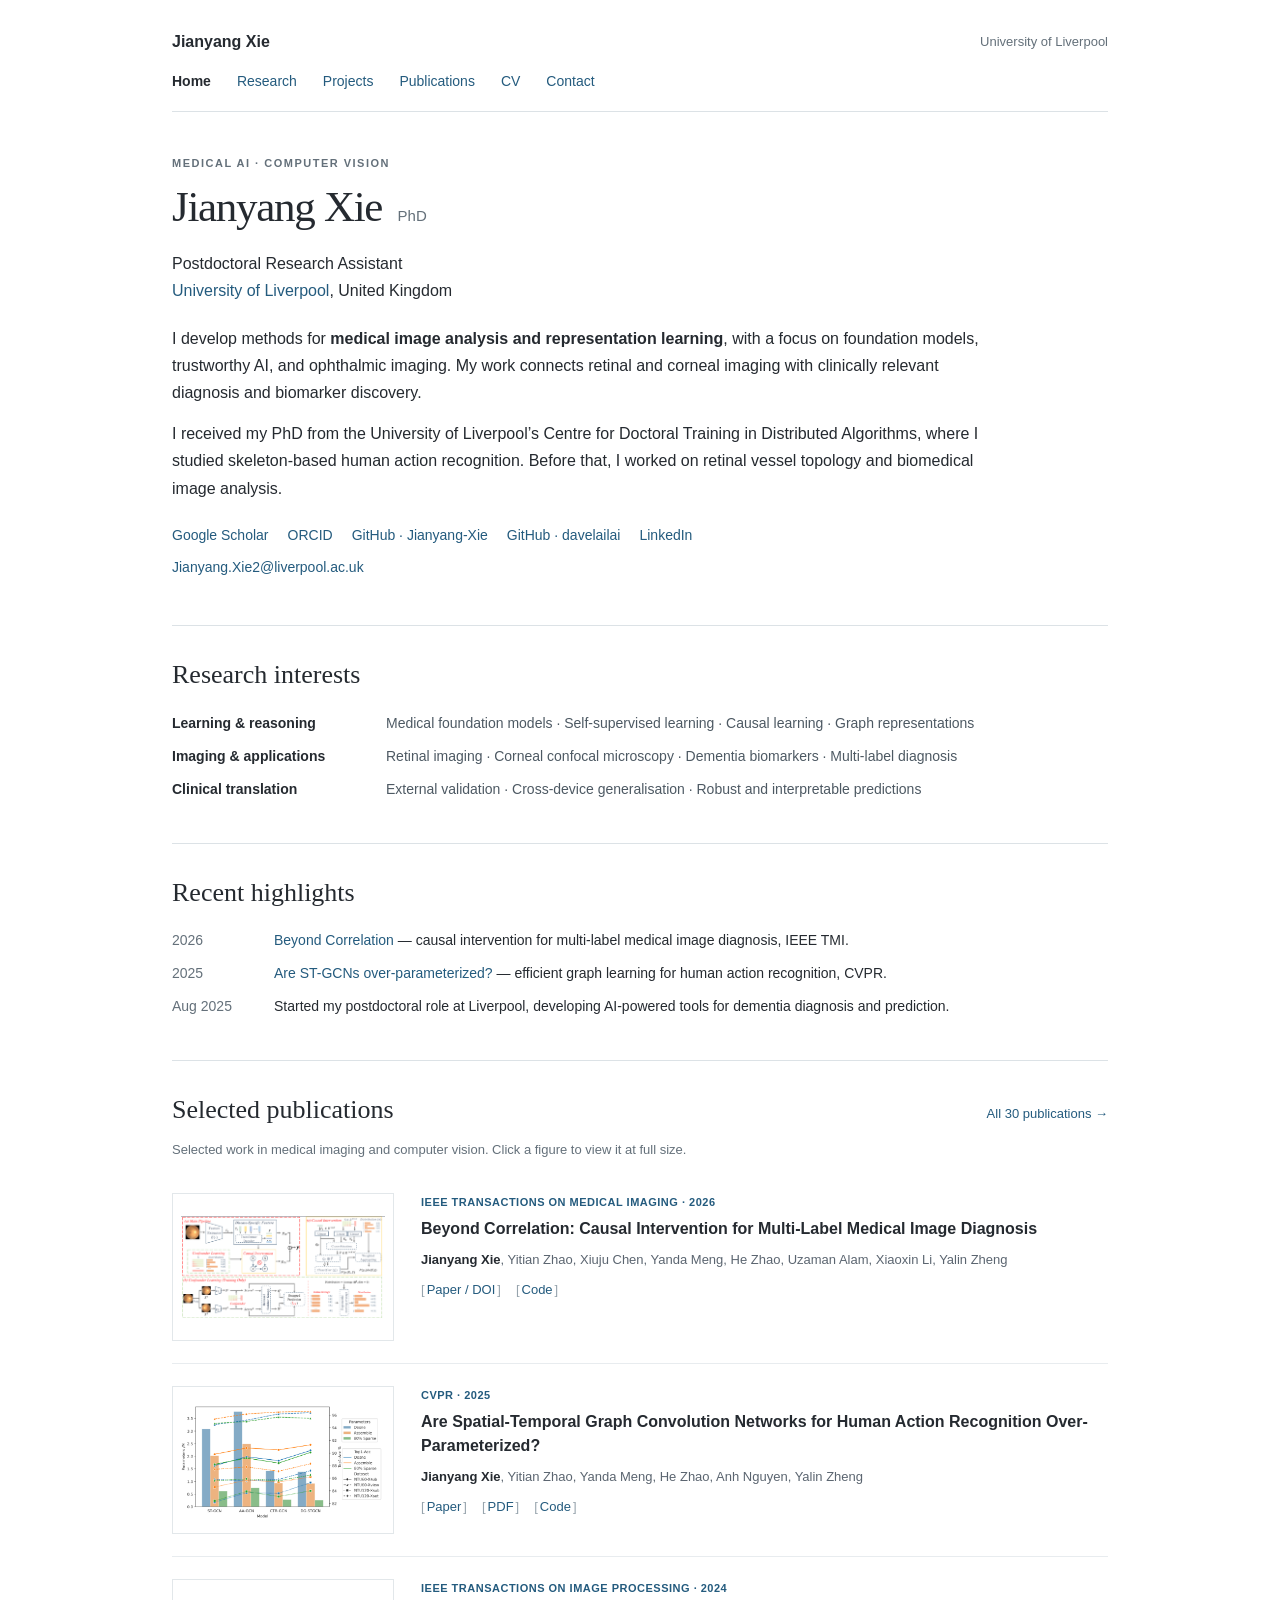
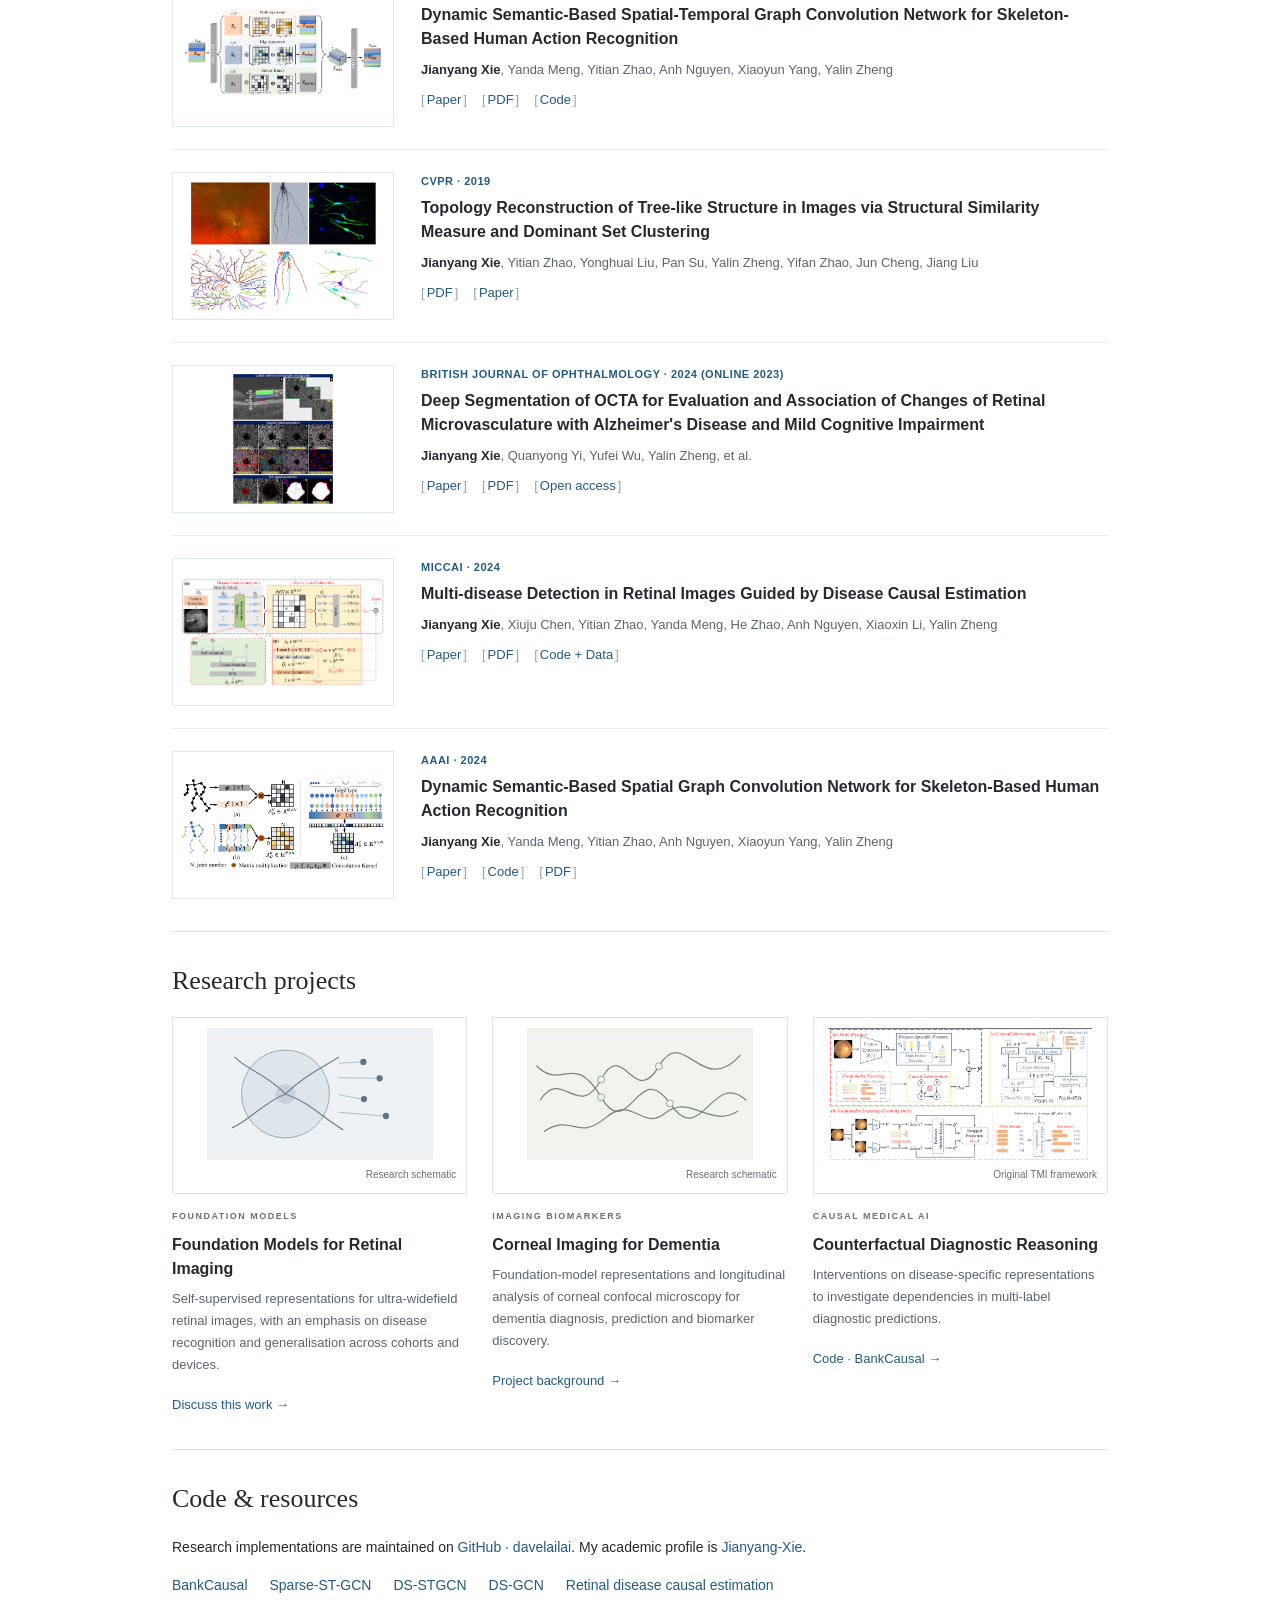
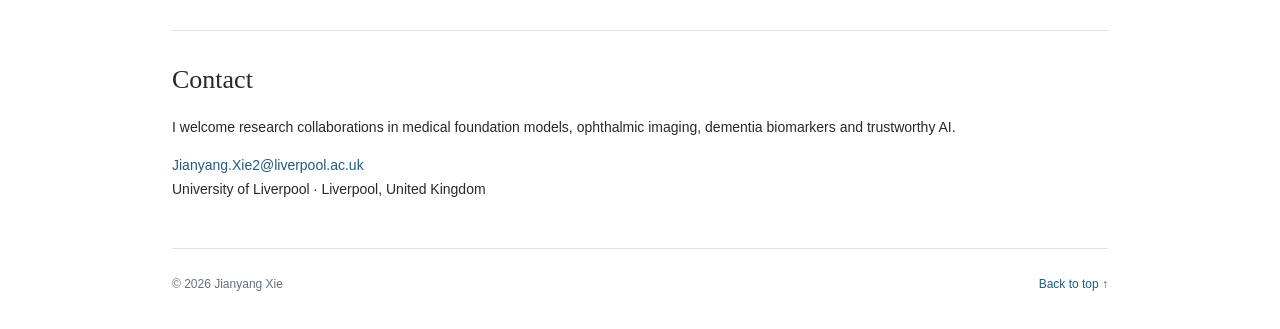
<file: index.html>
<!doctype html><html lang="en"><head><meta charset="utf-8"><meta name="viewport" content="width=device-width, initial-scale=1"><meta name="description" content="Jianyang Xie, University of Liverpool. Medical foundation models, causal learning, ophthalmic imaging and computer vision."><title>Jianyang Xie | Medical AI & Computer Vision</title><link rel="canonical" href="https://jianyang-xie.github.io/"><link rel="icon" href="assets/favicon.svg" type="image/svg+xml"><link rel="stylesheet" href="style.css"><script src="script.js" defer></script></head><body><a class="skip" href="#main">Skip to content</a><div class="shell"><header class="masthead"><a href="index.html" class="wordmark">Jianyang Xie</a><span>University of Liverpool</span></header><nav aria-label="Main navigation"><a href="index.html">Home</a> <a href="index.html#research">Research</a> <a href="index.html#projects">Projects</a> <a href="publications.html">Publications</a> <a href="cv.html">CV</a> <a href="index.html#contact">Contact</a></nav><main id="main"><section class="intro"><p class="eyebrow">Medical AI · Computer Vision</p><h1>Jianyang Xie <span>PhD</span></h1><p class="position">Postdoctoral Research Assistant<br><a href="https://www.liverpool.ac.uk/">University of Liverpool</a>, United Kingdom</p><p>I develop methods for <strong>medical image analysis and representation learning</strong>, with a focus on foundation models, trustworthy AI, and ophthalmic imaging. My work connects retinal and corneal imaging with clinically relevant diagnosis and biomarker discovery.</p><p>I received my PhD from the University of Liverpool’s Centre for Doctoral Training in Distributed Algorithms, where I studied skeleton-based human action recognition. Before that, I worked on retinal vessel topology and biomedical image analysis.</p><div class="social"><a href="https://scholar.google.com/citations?user=igrurhYAAAAJ">Google Scholar</a> <a href="https://orcid.org/0000-0002-4565-5807">ORCID</a> <a href="https://github.com/Jianyang-Xie">GitHub · Jianyang-Xie</a> <a href="https://github.com/davelailai">GitHub · davelailai</a> <a href="https://www.linkedin.com/in/jianyang-xie-0a9271278/">LinkedIn</a></div><p class="email"><a href="mailto:Jianyang.Xie2@liverpool.ac.uk">Jianyang.Xie2@liverpool.ac.uk</a></p></section><section id="research"><h2>Research interests</h2><dl class="interests"><div><dt>Learning & reasoning</dt><dd>Medical foundation models · Self-supervised learning · Causal learning · Graph representations</dd></div><div><dt>Imaging & applications</dt><dd>Retinal imaging · Corneal confocal microscopy · Dementia biomarkers · Multi-label diagnosis</dd></div><div><dt>Clinical translation</dt><dd>External validation · Cross-device generalisation · Robust and interpretable predictions</dd></div></dl></section><section id="news"><h2>Recent highlights</h2><ul class="news"><li><time>2026</time><span><a href="#tmi2026">Beyond Correlation</a> — causal intervention for multi-label medical image diagnosis, IEEE TMI.</span></li><li><time>2025</time><span><a href="#cvpr2025">Are ST-GCNs over-parameterized?</a> — efficient graph learning for human action recognition, CVPR.</span></li><li><time>Aug 2025</time><span>Started my postdoctoral role at Liverpool, developing AI-powered tools for dementia diagnosis and prediction.</span></li></ul></section><section id="publications"><div class="section-heading"><h2>Selected publications</h2><a href="publications.html">All 30 publications →</a></div><p class="section-note">Selected work in medical imaging and computer vision. Click a figure to view it at full size.</p><article class="publication with-figure" id="tmi2026" data-year="2026"><a class="figure" href="assets/thumb-tmi-real.png" aria-label="View full figure: Beyond Correlation: Causal Intervention for Multi-Label Medical Image Diagnosis"><img src="assets/thumb-tmi-real.png" alt="Original paper figure: Beyond Correlation: Causal Intervention for Multi-Label Medical Image Diagnosis" loading="lazy"></a><div><p class="venue">IEEE Transactions on Medical Imaging · 2026</p><h3>Beyond Correlation: Causal Intervention for Multi-Label Medical Image Diagnosis</h3><p class="authors"><strong>Jianyang Xie</strong>, Yitian Zhao, Xiuju Chen, Yanda Meng, He Zhao, Uzaman Alam, Xiaoxin Li, Yalin Zheng</p><div class="paper-links"><a href="https://doi.org/10.1109/TMI.2026.3698052">Paper / DOI</a> <a href="https://github.com/davelailai/BankCausal">Code</a></div></div></article><article class="publication with-figure" id="cvpr2025" data-year="2025"><a class="figure" href="assets/thumb-cvpr-real.png" aria-label="View full figure: Are Spatial-Temporal Graph Convolution Networks for Human Action Recognition Over-Parameterized?"><img src="assets/thumb-cvpr-real.png" alt="Original paper figure: Are Spatial-Temporal Graph Convolution Networks for Human Action Recognition Over-Parameterized?" loading="lazy"></a><div><p class="venue">CVPR · 2025</p><h3>Are Spatial-Temporal Graph Convolution Networks for Human Action Recognition Over-Parameterized?</h3><p class="authors"><strong>Jianyang Xie</strong>, Yitian Zhao, Yanda Meng, He Zhao, Anh Nguyen, Yalin Zheng</p><div class="paper-links"><a href="https://openaccess.thecvf.com/content/CVPR2025/html/Xie_Are_Spatial-Temporal_Graph_Convolution_Networks_for_Human_Action_Recognition_Over-Parameterized_CVPR_2025_paper.html">Paper</a> <a href="https://openaccess.thecvf.com/content/CVPR2025/papers/Xie_Are_Spatial-Temporal_Graph_Convolution_Networks_for_Human_Action_Recognition_Over-Parameterized_CVPR_2025_paper.pdf">PDF</a> <a href="https://github.com/davelailai/Sparse-ST-GCN">Code</a></div></div></article><article class="publication with-figure" id="tip2024" data-year="2024"><a class="figure" href="assets/thumb-tip-real.png" aria-label="View full figure: Dynamic Semantic-Based Spatial-Temporal Graph Convolution Network for Skeleton-Based Human Action Recognition"><img src="assets/thumb-tip-real.png" alt="Original paper figure: Dynamic Semantic-Based Spatial-Temporal Graph Convolution Network for Skeleton-Based Human Action Recognition" loading="lazy"></a><div><p class="venue">IEEE Transactions on Image Processing · 2024</p><h3>Dynamic Semantic-Based Spatial-Temporal Graph Convolution Network for Skeleton-Based Human Action Recognition</h3><p class="authors"><strong>Jianyang Xie</strong>, Yanda Meng, Yitian Zhao, Anh Nguyen, Xiaoyun Yang, Yalin Zheng</p><div class="paper-links"><a href="https://doi.org/10.1109/TIP.2024.3497837">Paper</a> <a href="https://www.csc.liv.ac.uk/~anguyen/assets/pdfs/2024_TIP_HAR.pdf">PDF</a> <a href="https://github.com/davelailai/DS-STGCN">Code</a></div></div></article><article class="publication with-figure" id="cvpr2019" data-year="2019"><a class="figure" href="assets/thumb-cvpr2019-real.png" aria-label="View full figure: Topology Reconstruction of Tree-like Structure in Images via Structural Similarity Measure and Dominant Set Clustering"><img src="assets/thumb-cvpr2019-real.png" alt="Original paper figure: Topology Reconstruction of Tree-like Structure in Images via Structural Similarity Measure and Dominant Set Clustering" loading="lazy"></a><div><p class="venue">CVPR · 2019</p><h3>Topology Reconstruction of Tree-like Structure in Images via Structural Similarity Measure and Dominant Set Clustering</h3><p class="authors"><strong>Jianyang Xie</strong>, Yitian Zhao, Yonghuai Liu, Pan Su, Yalin Zheng, Yifan Zhao, Jun Cheng, Jiang Liu</p><div class="paper-links"><a href="https://openaccess.thecvf.com/content_CVPR_2019/papers/Xie_Topology_Reconstruction_of_Tree-Like_Structure_in_Images_via_Structural_Similarity_CVPR_2019_paper.pdf">PDF</a> <a href="https://openaccess.thecvf.com/content_CVPR_2019/html/Xie_Topology_Reconstruction_of_Tree-Like_Structure_in_Images_via_Structural_Similarity_CVPR_2019_paper.html">Paper</a></div></div></article><article class="publication with-figure" id="bjo" data-year="2024"><a class="figure" href="assets/thumb-bjo-real.png" aria-label="View full figure: Deep Segmentation of OCTA for Evaluation and Association of Changes of Retinal Microvasculature with Alzheimer&#x27;s Disease and Mild Cognitive Impairment"><img src="assets/thumb-bjo-real.png" alt="Original paper figure: Deep Segmentation of OCTA for Evaluation and Association of Changes of Retinal Microvasculature with Alzheimer&#x27;s Disease and Mild Cognitive Impairment" loading="lazy"></a><div><p class="venue">British Journal of Ophthalmology · 2024 (online 2023)</p><h3>Deep Segmentation of OCTA for Evaluation and Association of Changes of Retinal Microvasculature with Alzheimer&#x27;s Disease and Mild Cognitive Impairment</h3><p class="authors"><strong>Jianyang Xie</strong>, Quanyong Yi, Yufei Wu, Yalin Zheng, et al.</p><div class="paper-links"><a href="https://doi.org/10.1136/bjo-2022-321399">Paper</a> <a href="https://bjo.bmj.com/content/bjophthalmol/early/2023/01/03/bjo-2022-321399.full.pdf">PDF</a> <a href="https://pmc.ncbi.nlm.nih.gov/articles/PMC10894818/">Open access</a></div></div></article><article class="publication with-figure" id="miccai2024" data-year="2024"><a class="figure" href="assets/thumb-miccai-real.png" aria-label="View full figure: Multi-disease Detection in Retinal Images Guided by Disease Causal Estimation"><img src="assets/thumb-miccai-real.png" alt="Original paper figure: Multi-disease Detection in Retinal Images Guided by Disease Causal Estimation" loading="lazy"></a><div><p class="venue">MICCAI · 2024</p><h3>Multi-disease Detection in Retinal Images Guided by Disease Causal Estimation</h3><p class="authors"><strong>Jianyang Xie</strong>, Xiuju Chen, Yitian Zhao, Yanda Meng, He Zhao, Anh Nguyen, Xiaoxin Li, Yalin Zheng</p><div class="paper-links"><a href="https://papers.miccai.org/miccai-2024/541-Paper0973.html">Paper</a> <a href="https://papers.miccai.org/miccai-2024/paper/0973_paper.pdf">PDF</a> <a href="https://github.com/davelailai/multi-disease-detection-guided-by-causal-estimation">Code + Data</a></div></div></article><article class="publication with-figure" id="aaai2024" data-year="2024"><a class="figure" href="assets/thumb-aaai-real.png" aria-label="View full figure: Dynamic Semantic-Based Spatial Graph Convolution Network for Skeleton-Based Human Action Recognition"><img src="assets/thumb-aaai-real.png" alt="Original paper figure: Dynamic Semantic-Based Spatial Graph Convolution Network for Skeleton-Based Human Action Recognition" loading="lazy"></a><div><p class="venue">AAAI · 2024</p><h3>Dynamic Semantic-Based Spatial Graph Convolution Network for Skeleton-Based Human Action Recognition</h3><p class="authors"><strong>Jianyang Xie</strong>, Yanda Meng, Yitian Zhao, Anh Nguyen, Xiaoyun Yang, Yalin Zheng</p><div class="paper-links"><a href="https://ojs.aaai.org/index.php/AAAI/article/view/28440">Paper</a> <a href="https://github.com/davelailai/DS-GCN">Code</a> <a href="https://ojs.aaai.org/index.php/AAAI/article/view/28440/28858">PDF</a></div></div></article></section><section id="projects"><h2>Research projects</h2><div class="project-grid"><article class="project"><figure><img src="assets/project-uwf.svg" alt="Foundation Models for Retinal Imaging — Research schematic" loading="lazy"><figcaption>Research schematic</figcaption></figure><p class="eyebrow">Foundation models</p><h3>Foundation Models for Retinal Imaging</h3><p>Self-supervised representations for ultra-widefield retinal images, with an emphasis on disease recognition and generalisation across cohorts and devices.</p><a href="mailto:Jianyang.Xie2@liverpool.ac.uk">Discuss this work →</a></article><article class="project"><figure><img src="assets/project-ccm.svg" alt="Corneal Imaging for Dementia — Research schematic" loading="lazy"><figcaption>Research schematic</figcaption></figure><p class="eyebrow">Imaging biomarkers</p><h3>Corneal Imaging for Dementia</h3><p>Foundation-model representations and longitudinal analysis of corneal confocal microscopy for dementia diagnosis, prediction and biomarker discovery.</p><a href="cv.html#experience">Project background →</a></article><article class="project"><figure><img src="assets/thumb-tmi-real.png" alt="Counterfactual Diagnostic Reasoning — Original TMI framework" loading="lazy"><figcaption>Original TMI framework</figcaption></figure><p class="eyebrow">Causal medical AI</p><h3>Counterfactual Diagnostic Reasoning</h3><p>Interventions on disease-specific representations to investigate dependencies in multi-label diagnostic predictions.</p><a href="https://github.com/davelailai/BankCausal">Code · BankCausal →</a></article></div></section><section id="code"><h2>Code & resources</h2><p>Research implementations are maintained on <a href="https://github.com/davelailai">GitHub · davelailai</a>. My academic profile is <a href="https://github.com/Jianyang-Xie">Jianyang-Xie</a>.</p><div class="code-list"><a href="https://github.com/davelailai/BankCausal">BankCausal</a> <a href="https://github.com/davelailai/Sparse-ST-GCN">Sparse-ST-GCN</a> <a href="https://github.com/davelailai/DS-STGCN">DS-STGCN</a> <a href="https://github.com/davelailai/DS-GCN">DS-GCN</a> <a href="https://github.com/davelailai/multi-disease-detection-guided-by-causal-estimation">Retinal disease causal estimation</a></div></section><section id="contact"><h2>Contact</h2><p>I welcome research collaborations in medical foundation models, ophthalmic imaging, dementia biomarkers and trustworthy AI.</p><p><a href="mailto:Jianyang.Xie2@liverpool.ac.uk">Jianyang.Xie2@liverpool.ac.uk</a><br>University of Liverpool · Liverpool, United Kingdom</p></section></main><footer><span>© 2026 Jianyang Xie</span><a href="#main">Back to top ↑</a></footer></div></body></html>
</file>
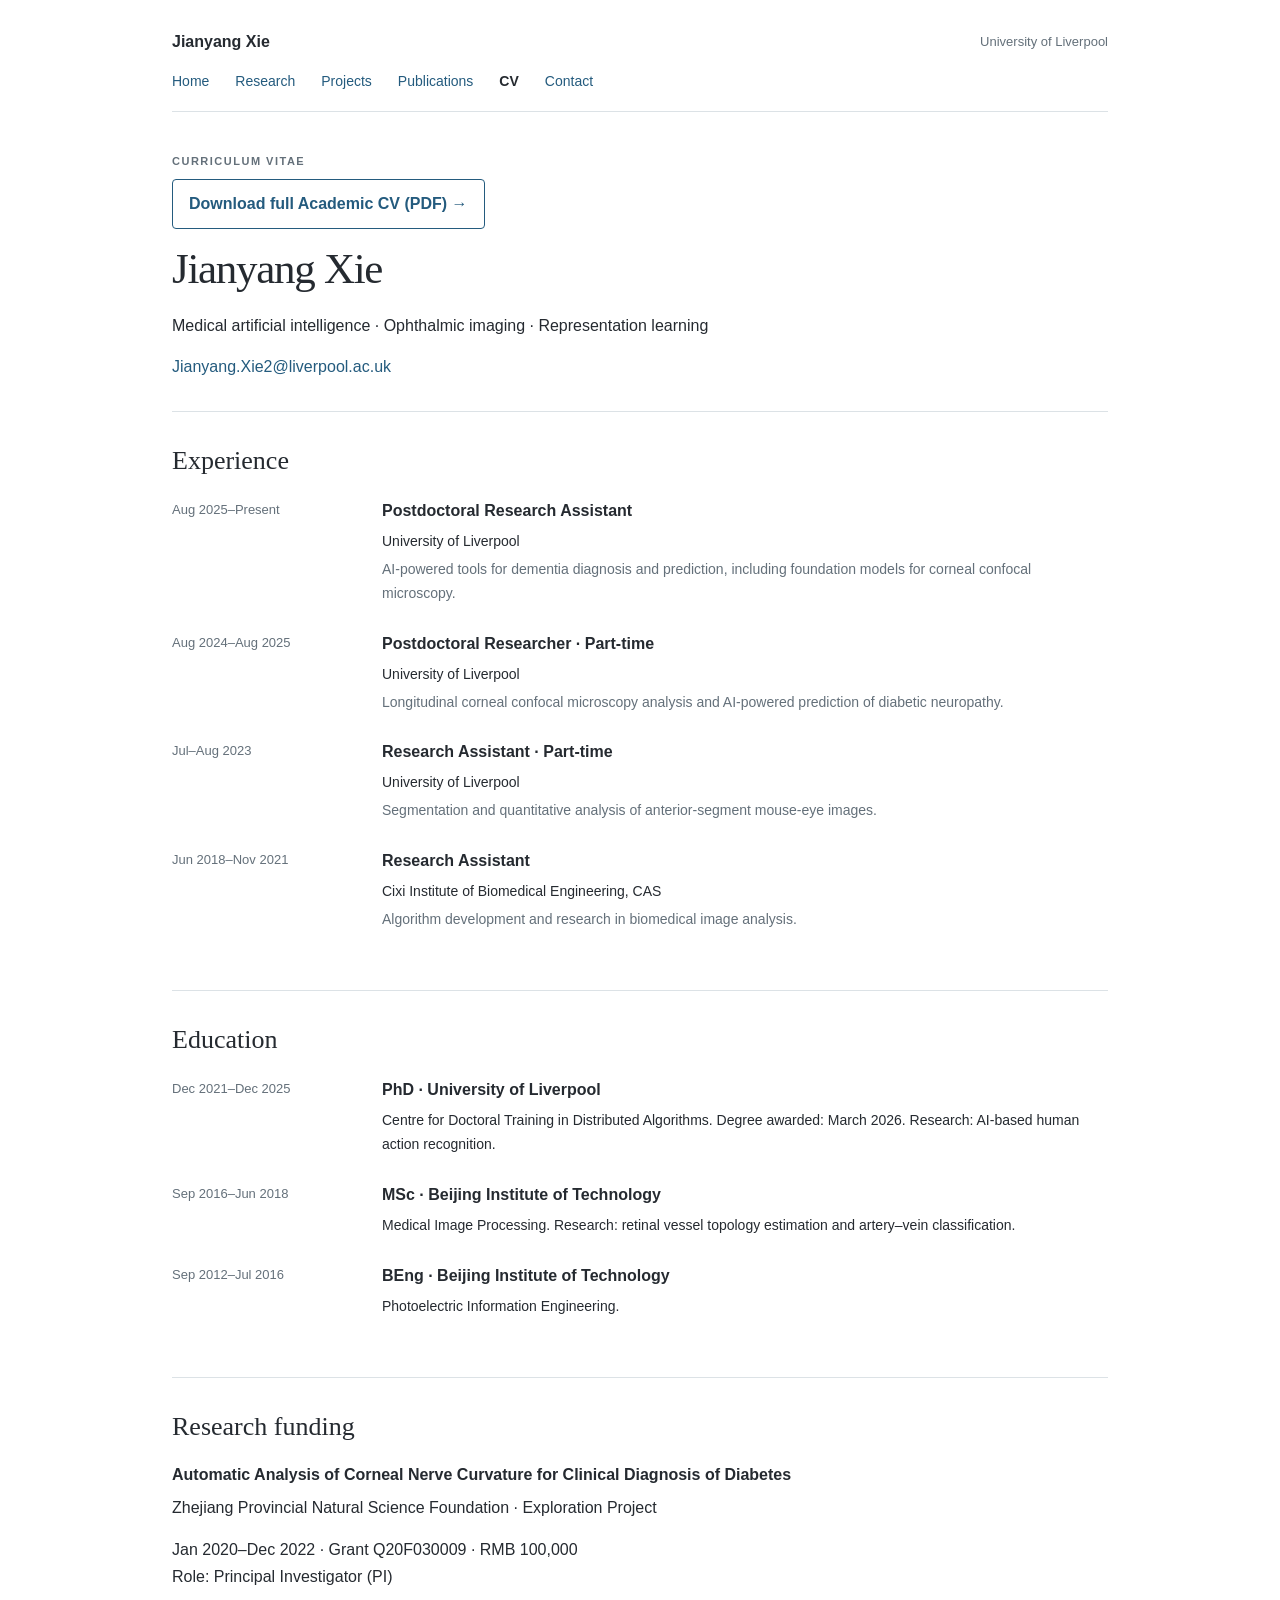
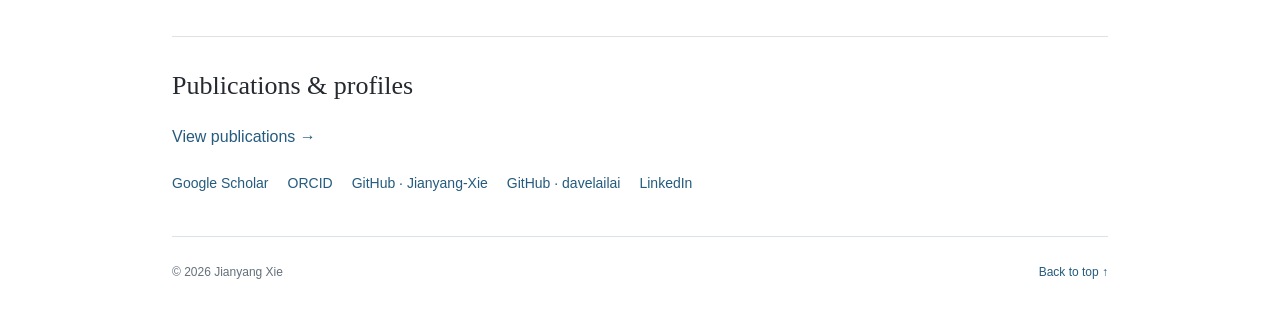
<file: cv.html>
<!doctype html><html lang="en"><head><meta charset="utf-8"><meta name="viewport" content="width=device-width, initial-scale=1"><meta name="description" content="Jianyang Xie, University of Liverpool. Medical foundation models, causal learning, ophthalmic imaging and computer vision."><title>CV | Jianyang Xie</title><link rel="canonical" href="https://jianyang-xie.github.io/cv.html"><link rel="icon" href="assets/favicon.svg" type="image/svg+xml"><link rel="stylesheet" href="style.css"><script src="script.js" defer></script></head><body><a class="skip" href="#main">Skip to content</a><div class="shell"><header class="masthead"><a href="index.html" class="wordmark">Jianyang Xie</a><span>University of Liverpool</span></header><nav aria-label="Main navigation"><a href="index.html">Home</a> <a href="index.html#research">Research</a> <a href="index.html#projects">Projects</a> <a href="publications.html">Publications</a> <a href="cv.html">CV</a> <a href="index.html#contact">Contact</a></nav><main id="main"><section class="page-intro"><p class="eyebrow">Curriculum vitae</p><p><a class="cv-download" href="assets/cv/Jianyang_Xie_CV.pdf">Download full Academic CV (PDF) →</a></p><h1>Jianyang Xie</h1><p>Medical artificial intelligence · Ophthalmic imaging · Representation learning</p><a href="mailto:Jianyang.Xie2@liverpool.ac.uk">Jianyang.Xie2@liverpool.ac.uk</a></section><section id="experience"><h2>Experience</h2><div class="cv-row"><p>Aug 2025–Present</p><div><h3>Postdoctoral Research Assistant</h3><p>University of Liverpool</p><p class="muted">AI-powered tools for dementia diagnosis and prediction, including foundation models for corneal confocal microscopy.</p></div></div><div class="cv-row"><p>Aug 2024–Aug 2025</p><div><h3>Postdoctoral Researcher · Part-time</h3><p>University of Liverpool</p><p class="muted">Longitudinal corneal confocal microscopy analysis and AI-powered prediction of diabetic neuropathy.</p></div></div><div class="cv-row"><p>Jul–Aug 2023</p><div><h3>Research Assistant · Part-time</h3><p>University of Liverpool</p><p class="muted">Segmentation and quantitative analysis of anterior-segment mouse-eye images.</p></div></div><div class="cv-row"><p>Jun 2018–Nov 2021</p><div><h3>Research Assistant</h3><p>Cixi Institute of Biomedical Engineering, CAS</p><p class="muted">Algorithm development and research in biomedical image analysis.</p></div></div></section><section><h2>Education</h2><div class="cv-row"><p>Dec 2021–Dec 2025</p><div><h3>PhD · University of Liverpool</h3><p>Centre for Doctoral Training in Distributed Algorithms. Degree awarded: March 2026. Research: AI-based human action recognition.</p></div></div><div class="cv-row"><p>Sep 2016–Jun 2018</p><div><h3>MSc · Beijing Institute of Technology</h3><p>Medical Image Processing. Research: retinal vessel topology estimation and artery–vein classification.</p></div></div><div class="cv-row"><p>Sep 2012–Jul 2016</p><div><h3>BEng · Beijing Institute of Technology</h3><p>Photoelectric Information Engineering.</p></div></div></section><section><h2>Research funding</h2><h3>Automatic Analysis of Corneal Nerve Curvature for Clinical Diagnosis of Diabetes</h3><p>Zhejiang Provincial Natural Science Foundation · Exploration Project</p><p>Jan 2020–Dec 2022 · Grant Q20F030009 · RMB 100,000<br>Role: Principal Investigator (PI)</p></section><section><h2>Publications & profiles</h2><p><a href="publications.html">View publications →</a></p><div class="social"><a href="https://scholar.google.com/citations?user=igrurhYAAAAJ">Google Scholar</a> <a href="https://orcid.org/0000-0002-4565-5807">ORCID</a> <a href="https://github.com/Jianyang-Xie">GitHub · Jianyang-Xie</a> <a href="https://github.com/davelailai">GitHub · davelailai</a> <a href="https://www.linkedin.com/in/jianyang-xie-0a9271278/">LinkedIn</a></div></section></main><footer><span>© 2026 Jianyang Xie</span><a href="#main">Back to top ↑</a></footer></div></body></html>
</file>
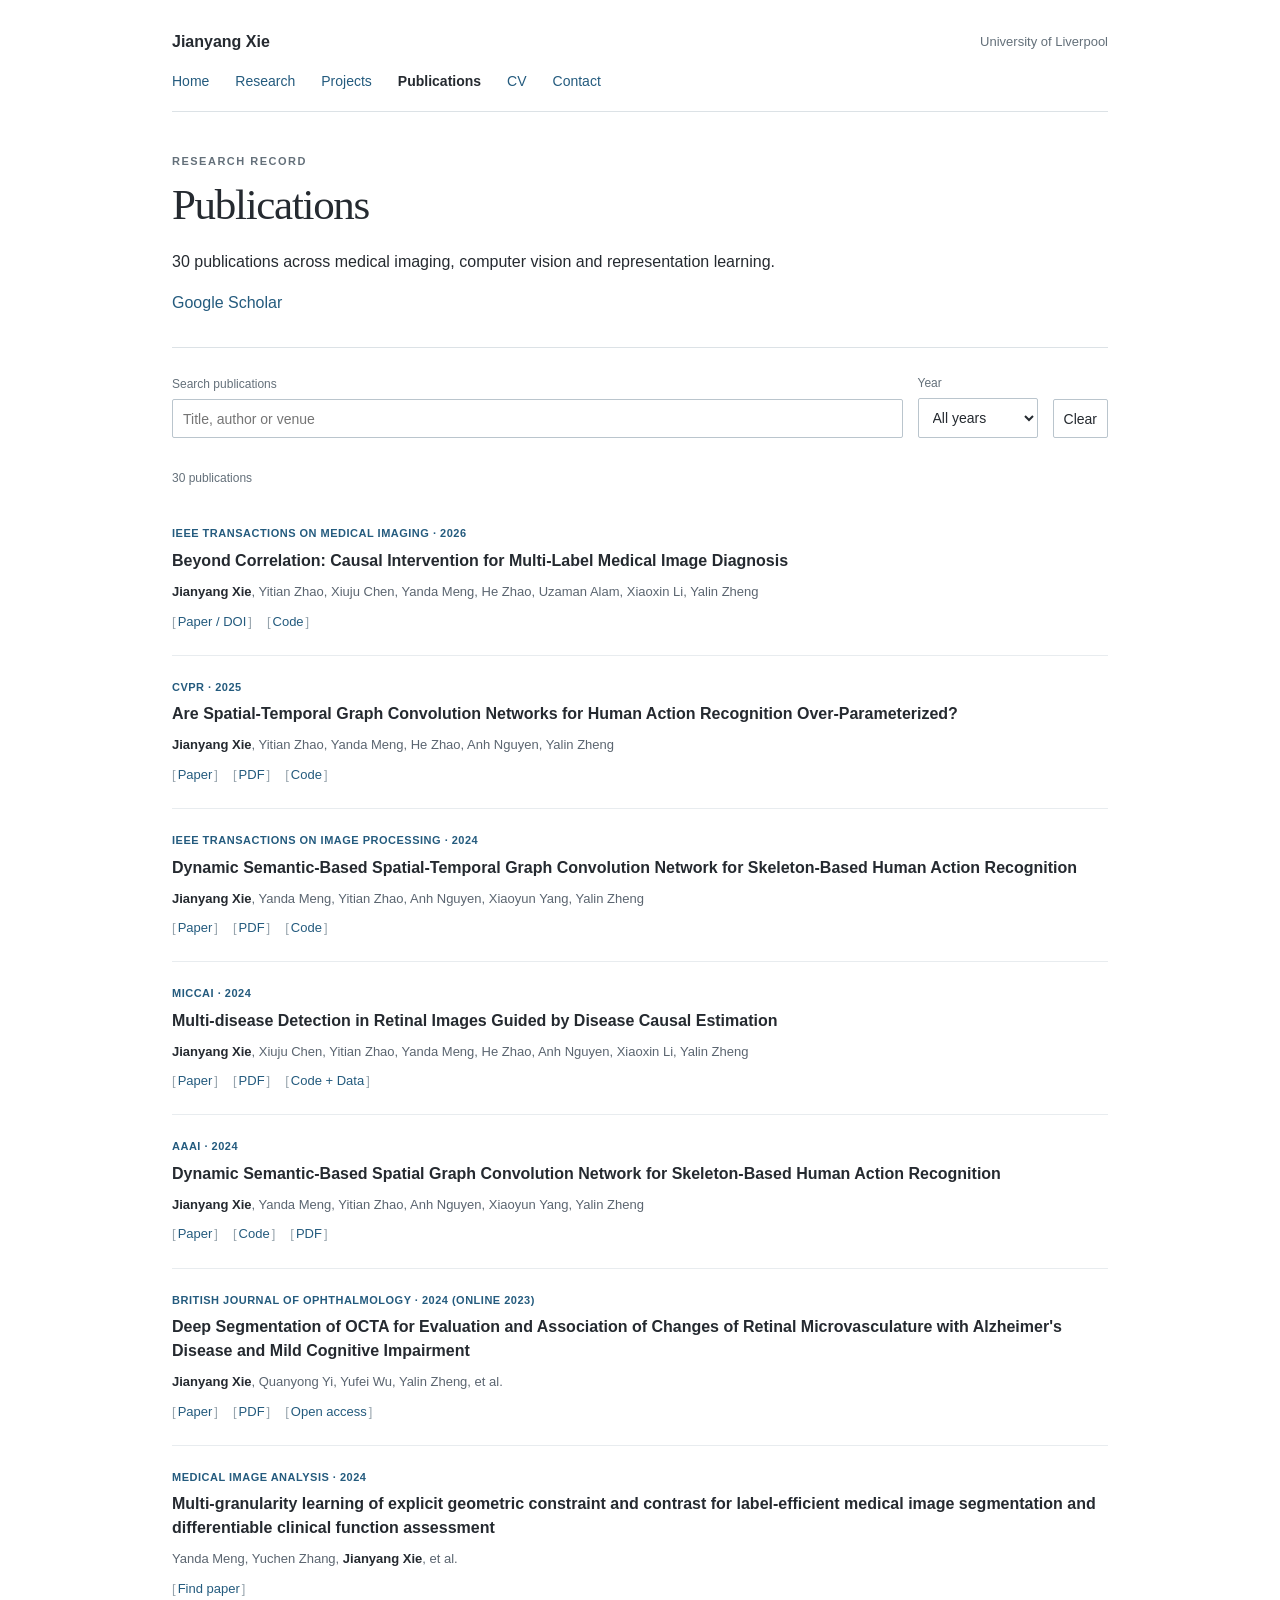
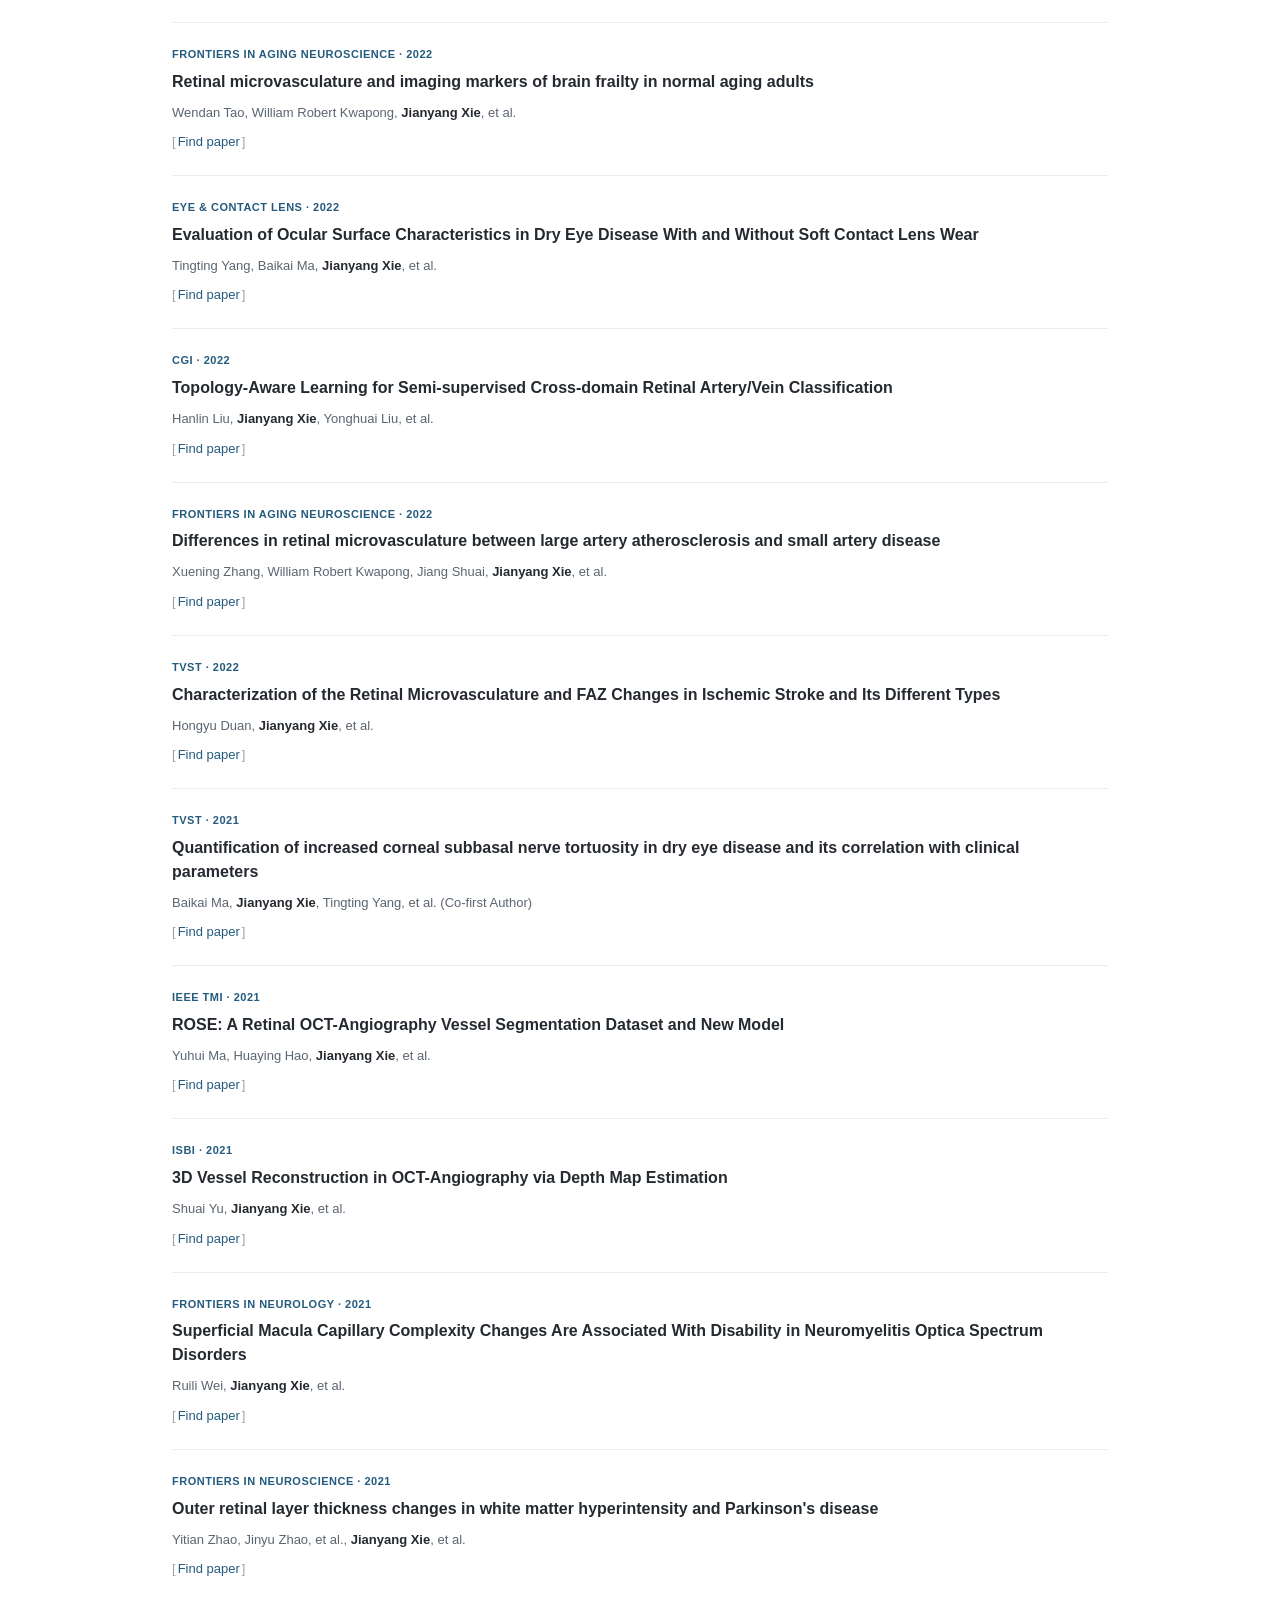
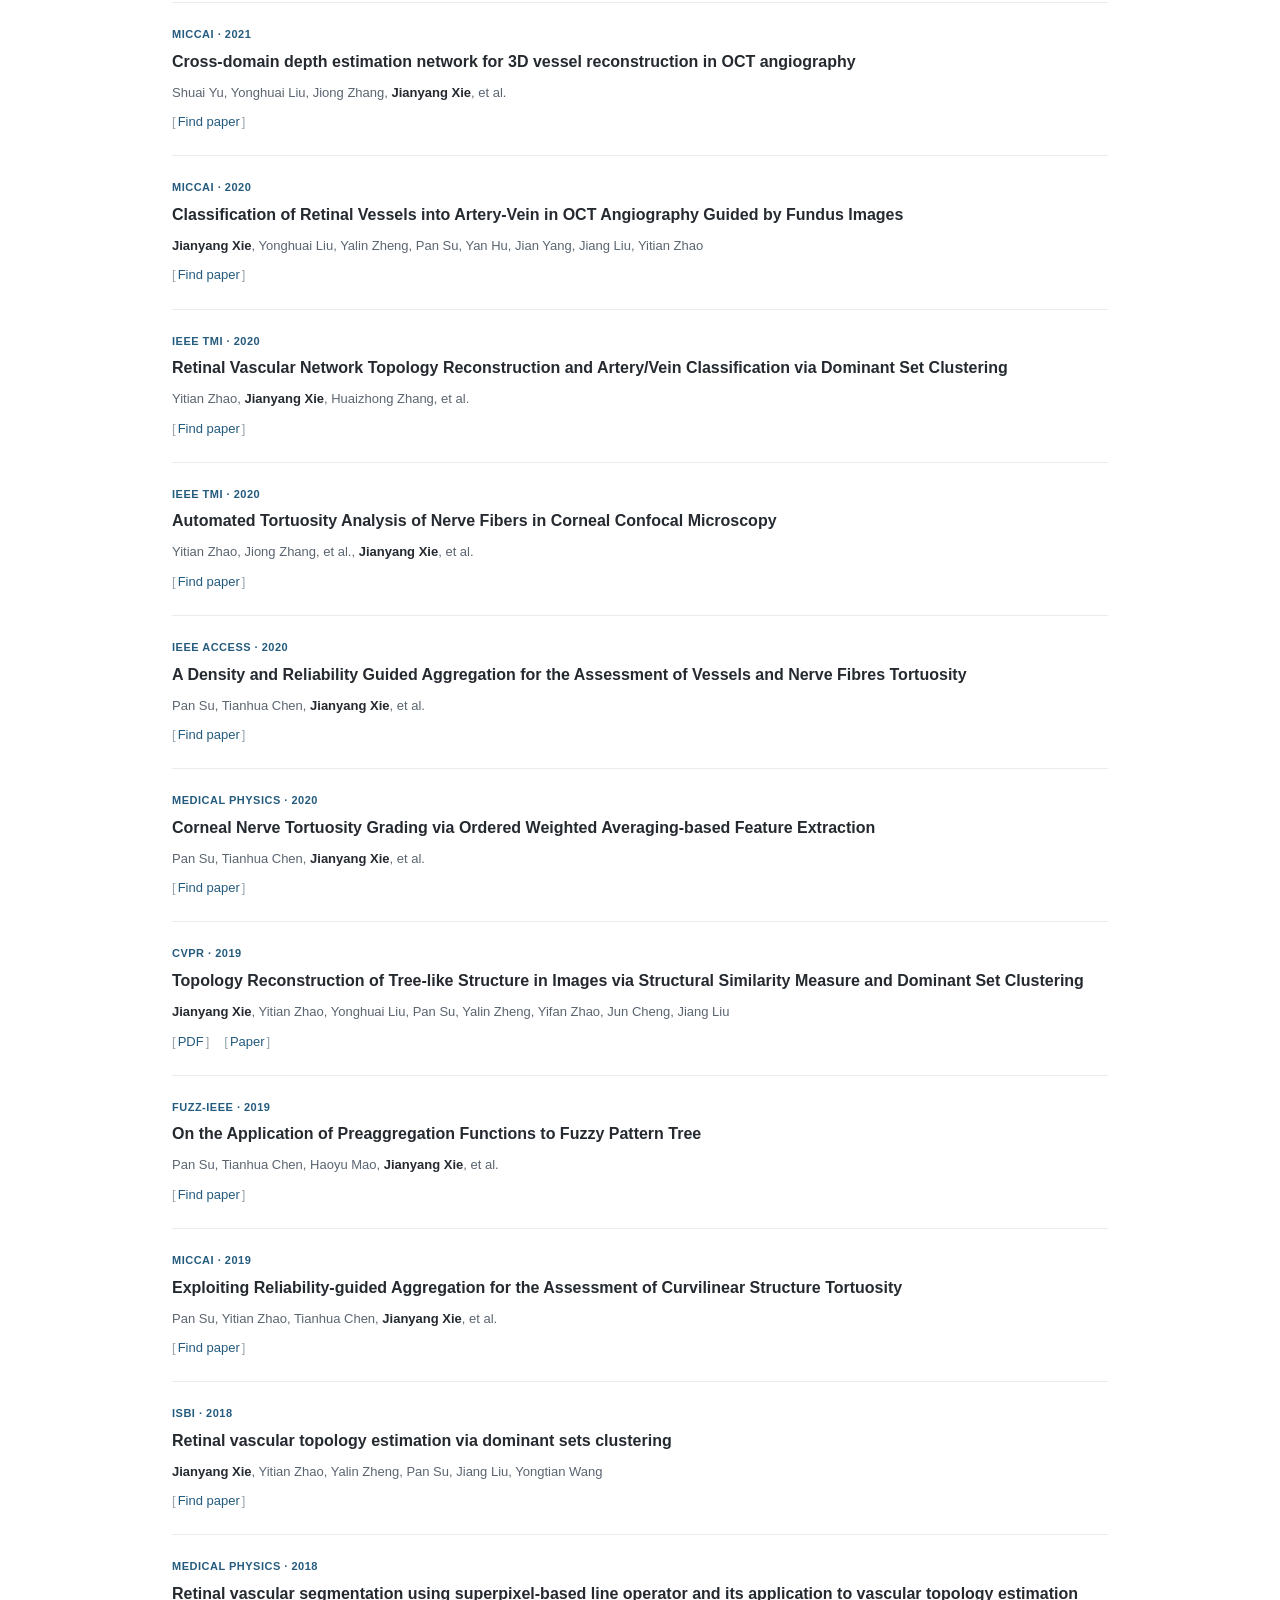
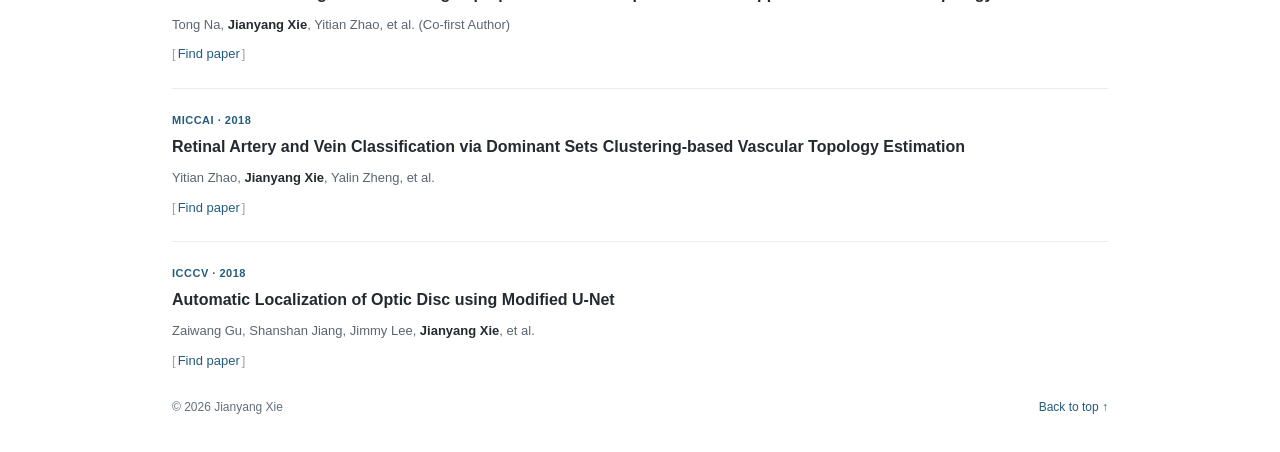
<file: publications.html>
<!doctype html><html lang="en"><head><meta charset="utf-8"><meta name="viewport" content="width=device-width, initial-scale=1"><meta name="description" content="Jianyang Xie, University of Liverpool. Medical foundation models, causal learning, ophthalmic imaging and computer vision."><title>Publications | Jianyang Xie</title><link rel="canonical" href="https://jianyang-xie.github.io/publications.html"><link rel="icon" href="assets/favicon.svg" type="image/svg+xml"><link rel="stylesheet" href="style.css"><script src="script.js" defer></script></head><body><a class="skip" href="#main">Skip to content</a><div class="shell"><header class="masthead"><a href="index.html" class="wordmark">Jianyang Xie</a><span>University of Liverpool</span></header><nav aria-label="Main navigation"><a href="index.html">Home</a> <a href="index.html#research">Research</a> <a href="index.html#projects">Projects</a> <a href="publications.html">Publications</a> <a href="cv.html">CV</a> <a href="index.html#contact">Contact</a></nav><main id="main"><section class="page-intro"><p class="eyebrow">Research record</p><h1>Publications</h1><p>30 publications across medical imaging, computer vision and representation learning.</p><a href="https://scholar.google.com/citations?user=igrurhYAAAAJ">Google Scholar</a></section><div class="filters" hidden><label>Search publications<input id="search" type="search" placeholder="Title, author or venue"></label><label>Year<select id="year"><option value="">All years</option><option>2026</option><option>2025</option><option>2024</option><option>2022</option><option>2021</option><option>2020</option><option>2019</option><option>2018</option></select></label><button id="clear" type="button">Clear</button></div><p id="count" role="status" aria-live="polite">30 publications</p><div id="papers"><article class="publication " id="tmi2026" data-year="2026"><div><p class="venue">IEEE Transactions on Medical Imaging · 2026</p><h3>Beyond Correlation: Causal Intervention for Multi-Label Medical Image Diagnosis</h3><p class="authors"><strong>Jianyang Xie</strong>, Yitian Zhao, Xiuju Chen, Yanda Meng, He Zhao, Uzaman Alam, Xiaoxin Li, Yalin Zheng</p><div class="paper-links"><a href="https://doi.org/10.1109/TMI.2026.3698052">Paper / DOI</a> <a href="https://github.com/davelailai/BankCausal">Code</a></div></div></article><article class="publication " id="cvpr2025" data-year="2025"><div><p class="venue">CVPR · 2025</p><h3>Are Spatial-Temporal Graph Convolution Networks for Human Action Recognition Over-Parameterized?</h3><p class="authors"><strong>Jianyang Xie</strong>, Yitian Zhao, Yanda Meng, He Zhao, Anh Nguyen, Yalin Zheng</p><div class="paper-links"><a href="https://openaccess.thecvf.com/content/CVPR2025/html/Xie_Are_Spatial-Temporal_Graph_Convolution_Networks_for_Human_Action_Recognition_Over-Parameterized_CVPR_2025_paper.html">Paper</a> <a href="https://openaccess.thecvf.com/content/CVPR2025/papers/Xie_Are_Spatial-Temporal_Graph_Convolution_Networks_for_Human_Action_Recognition_Over-Parameterized_CVPR_2025_paper.pdf">PDF</a> <a href="https://github.com/davelailai/Sparse-ST-GCN">Code</a></div></div></article><article class="publication " id="tip2024" data-year="2024"><div><p class="venue">IEEE Transactions on Image Processing · 2024</p><h3>Dynamic Semantic-Based Spatial-Temporal Graph Convolution Network for Skeleton-Based Human Action Recognition</h3><p class="authors"><strong>Jianyang Xie</strong>, Yanda Meng, Yitian Zhao, Anh Nguyen, Xiaoyun Yang, Yalin Zheng</p><div class="paper-links"><a href="https://doi.org/10.1109/TIP.2024.3497837">Paper</a> <a href="https://www.csc.liv.ac.uk/~anguyen/assets/pdfs/2024_TIP_HAR.pdf">PDF</a> <a href="https://github.com/davelailai/DS-STGCN">Code</a></div></div></article><article class="publication " id="miccai2024" data-year="2024"><div><p class="venue">MICCAI · 2024</p><h3>Multi-disease Detection in Retinal Images Guided by Disease Causal Estimation</h3><p class="authors"><strong>Jianyang Xie</strong>, Xiuju Chen, Yitian Zhao, Yanda Meng, He Zhao, Anh Nguyen, Xiaoxin Li, Yalin Zheng</p><div class="paper-links"><a href="https://papers.miccai.org/miccai-2024/541-Paper0973.html">Paper</a> <a href="https://papers.miccai.org/miccai-2024/paper/0973_paper.pdf">PDF</a> <a href="https://github.com/davelailai/multi-disease-detection-guided-by-causal-estimation">Code + Data</a></div></div></article><article class="publication " id="aaai2024" data-year="2024"><div><p class="venue">AAAI · 2024</p><h3>Dynamic Semantic-Based Spatial Graph Convolution Network for Skeleton-Based Human Action Recognition</h3><p class="authors"><strong>Jianyang Xie</strong>, Yanda Meng, Yitian Zhao, Anh Nguyen, Xiaoyun Yang, Yalin Zheng</p><div class="paper-links"><a href="https://ojs.aaai.org/index.php/AAAI/article/view/28440">Paper</a> <a href="https://github.com/davelailai/DS-GCN">Code</a> <a href="https://ojs.aaai.org/index.php/AAAI/article/view/28440/28858">PDF</a></div></div></article><article class="publication " id="bjo" data-year="2024"><div><p class="venue">British Journal of Ophthalmology · 2024 (online 2023)</p><h3>Deep Segmentation of OCTA for Evaluation and Association of Changes of Retinal Microvasculature with Alzheimer&#x27;s Disease and Mild Cognitive Impairment</h3><p class="authors"><strong>Jianyang Xie</strong>, Quanyong Yi, Yufei Wu, Yalin Zheng, et al.</p><div class="paper-links"><a href="https://doi.org/10.1136/bjo-2022-321399">Paper</a> <a href="https://bjo.bmj.com/content/bjophthalmol/early/2023/01/03/bjo-2022-321399.full.pdf">PDF</a> <a href="https://pmc.ncbi.nlm.nih.gov/articles/PMC10894818/">Open access</a></div></div></article><article class="publication " id="paper30" data-year="2024"><div><p class="venue">Medical Image Analysis · 2024</p><h3>Multi-granularity learning of explicit geometric constraint and contrast for label-efficient medical image segmentation and differentiable clinical function assessment</h3><p class="authors">Yanda Meng, Yuchen Zhang, <strong>Jianyang Xie</strong>, et al.</p><div class="paper-links"><a href="https://scholar.google.com/scholar?q=%22Multi-granularity%20learning%20of%20explicit%20geometric%20constraint%20and%20contrast%20for%20label-efficient%20medical%20image%20segmentation%20and%20differentiable%20clinical%20function%20assessment%22">Find paper</a></div></div></article><article class="publication " id="paper22" data-year="2022"><div><p class="venue">Frontiers in Aging Neuroscience · 2022</p><h3>Retinal microvasculature and imaging markers of brain frailty in normal aging adults</h3><p class="authors">Wendan Tao, William Robert Kwapong, <strong>Jianyang Xie</strong>, et al.</p><div class="paper-links"><a href="https://scholar.google.com/scholar?q=%22Retinal%20microvasculature%20and%20imaging%20markers%20of%20brain%20frailty%20in%20normal%20aging%20adults%22">Find paper</a></div></div></article><article class="publication " id="paper24" data-year="2022"><div><p class="venue">Eye &amp; Contact Lens · 2022</p><h3>Evaluation of Ocular Surface Characteristics in Dry Eye Disease With and Without Soft Contact Lens Wear</h3><p class="authors">Tingting Yang, Baikai Ma, <strong>Jianyang Xie</strong>, et al.</p><div class="paper-links"><a href="https://scholar.google.com/scholar?q=%22Evaluation%20of%20Ocular%20Surface%20Characteristics%20in%20Dry%20Eye%20Disease%20With%20and%20Without%20Soft%20Contact%20Lens%20Wear%22">Find paper</a></div></div></article><article class="publication " id="paper27" data-year="2022"><div><p class="venue">CGI · 2022</p><h3>Topology-Aware Learning for Semi-supervised Cross-domain Retinal Artery/Vein Classification</h3><p class="authors">Hanlin Liu, <strong>Jianyang Xie</strong>, Yonghuai Liu, et al.</p><div class="paper-links"><a href="https://scholar.google.com/scholar?q=%22Topology-Aware%20Learning%20for%20Semi-supervised%20Cross-domain%20Retinal%20Artery/Vein%20Classification%22">Find paper</a></div></div></article><article class="publication " id="paper28" data-year="2022"><div><p class="venue">Frontiers in Aging Neuroscience · 2022</p><h3>Differences in retinal microvasculature between large artery atherosclerosis and small artery disease</h3><p class="authors">Xuening Zhang, William Robert Kwapong, Jiang Shuai, <strong>Jianyang Xie</strong>, et al.</p><div class="paper-links"><a href="https://scholar.google.com/scholar?q=%22Differences%20in%20retinal%20microvasculature%20between%20large%20artery%20atherosclerosis%20and%20small%20artery%20disease%22">Find paper</a></div></div></article><article class="publication " id="paper29" data-year="2022"><div><p class="venue">TVST · 2022</p><h3>Characterization of the Retinal Microvasculature and FAZ Changes in Ischemic Stroke and Its Different Types</h3><p class="authors">Hongyu Duan, <strong>Jianyang Xie</strong>, et al.</p><div class="paper-links"><a href="https://scholar.google.com/scholar?q=%22Characterization%20of%20the%20Retinal%20Microvasculature%20and%20FAZ%20Changes%20in%20Ischemic%20Stroke%20and%20Its%20Different%20Types%22">Find paper</a></div></div></article><article class="publication " id="paper10" data-year="2021"><div><p class="venue">TVST · 2021</p><h3>Quantification of increased corneal subbasal nerve tortuosity in dry eye disease and its correlation with clinical parameters</h3><p class="authors">Baikai Ma, <strong>Jianyang Xie</strong>, Tingting Yang, et al. (Co-first Author)</p><div class="paper-links"><a href="https://scholar.google.com/scholar?q=%22Quantification%20of%20increased%20corneal%20subbasal%20nerve%20tortuosity%20in%20dry%20eye%20disease%20and%20its%20correlation%20with%20clinical%20parameters%22">Find paper</a></div></div></article><article class="publication " id="paper14" data-year="2021"><div><p class="venue">IEEE TMI · 2021</p><h3>ROSE: A Retinal OCT-Angiography Vessel Segmentation Dataset and New Model</h3><p class="authors">Yuhui Ma, Huaying Hao, <strong>Jianyang Xie</strong>, et al.</p><div class="paper-links"><a href="https://scholar.google.com/scholar?q=%22ROSE%3A%20A%20Retinal%20OCT-Angiography%20Vessel%20Segmentation%20Dataset%20and%20New%20Model%22">Find paper</a></div></div></article><article class="publication " id="paper15" data-year="2021"><div><p class="venue">ISBI · 2021</p><h3>3D Vessel Reconstruction in OCT-Angiography via Depth Map Estimation</h3><p class="authors">Shuai Yu, <strong>Jianyang Xie</strong>, et al.</p><div class="paper-links"><a href="https://scholar.google.com/scholar?q=%223D%20Vessel%20Reconstruction%20in%20OCT-Angiography%20via%20Depth%20Map%20Estimation%22">Find paper</a></div></div></article><article class="publication " id="paper23" data-year="2021"><div><p class="venue">Frontiers in Neurology · 2021</p><h3>Superficial Macula Capillary Complexity Changes Are Associated With Disability in Neuromyelitis Optica Spectrum Disorders</h3><p class="authors">Ruili Wei, <strong>Jianyang Xie</strong>, et al.</p><div class="paper-links"><a href="https://scholar.google.com/scholar?q=%22Superficial%20Macula%20Capillary%20Complexity%20Changes%20Are%20Associated%20With%20Disability%20in%20Neuromyelitis%20Optica%20Spectrum%20Disorders%22">Find paper</a></div></div></article><article class="publication " id="paper25" data-year="2021"><div><p class="venue">Frontiers in Neuroscience · 2021</p><h3>Outer retinal layer thickness changes in white matter hyperintensity and Parkinson&#x27;s disease</h3><p class="authors">Yitian Zhao, Jinyu Zhao, et al., <strong>Jianyang Xie</strong>, et al.</p><div class="paper-links"><a href="https://scholar.google.com/scholar?q=%22Outer%20retinal%20layer%20thickness%20changes%20in%20white%20matter%20hyperintensity%20and%20Parkinson%27s%20disease%22">Find paper</a></div></div></article><article class="publication " id="paper26" data-year="2021"><div><p class="venue">MICCAI · 2021</p><h3>Cross-domain depth estimation network for 3D vessel reconstruction in OCT angiography</h3><p class="authors">Shuai Yu, Yonghuai Liu, Jiong Zhang, <strong>Jianyang Xie</strong>, et al.</p><div class="paper-links"><a href="https://scholar.google.com/scholar?q=%22Cross-domain%20depth%20estimation%20network%20for%203D%20vessel%20reconstruction%20in%20OCT%20angiography%22">Find paper</a></div></div></article><article class="publication " id="paper7" data-year="2020"><div><p class="venue">MICCAI · 2020</p><h3>Classification of Retinal Vessels into Artery-Vein in OCT Angiography Guided by Fundus Images</h3><p class="authors"><strong>Jianyang Xie</strong>, Yonghuai Liu, Yalin Zheng, Pan Su, Yan Hu, Jian Yang, Jiang Liu, Yitian Zhao</p><div class="paper-links"><a href="https://scholar.google.com/scholar?q=%22Classification%20of%20Retinal%20Vessels%20into%20Artery-Vein%20in%20OCT%20Angiography%20Guided%20by%20Fundus%20Images%22">Find paper</a></div></div></article><article class="publication " id="paper12" data-year="2020"><div><p class="venue">IEEE TMI · 2020</p><h3>Retinal Vascular Network Topology Reconstruction and Artery/Vein Classification via Dominant Set Clustering</h3><p class="authors">Yitian Zhao, <strong>Jianyang Xie</strong>, Huaizhong Zhang, et al.</p><div class="paper-links"><a href="https://scholar.google.com/scholar?q=%22Retinal%20Vascular%20Network%20Topology%20Reconstruction%20and%20Artery/Vein%20Classification%20via%20Dominant%20Set%20Clustering%22">Find paper</a></div></div></article><article class="publication " id="paper18" data-year="2020"><div><p class="venue">IEEE TMI · 2020</p><h3>Automated Tortuosity Analysis of Nerve Fibers in Corneal Confocal Microscopy</h3><p class="authors">Yitian Zhao, Jiong Zhang, et al., <strong>Jianyang Xie</strong>, et al.</p><div class="paper-links"><a href="https://scholar.google.com/scholar?q=%22Automated%20Tortuosity%20Analysis%20of%20Nerve%20Fibers%20in%20Corneal%20Confocal%20Microscopy%22">Find paper</a></div></div></article><article class="publication " id="paper19" data-year="2020"><div><p class="venue">IEEE Access · 2020</p><h3>A Density and Reliability Guided Aggregation for the Assessment of Vessels and Nerve Fibres Tortuosity</h3><p class="authors">Pan Su, Tianhua Chen, <strong>Jianyang Xie</strong>, et al.</p><div class="paper-links"><a href="https://scholar.google.com/scholar?q=%22A%20Density%20and%20Reliability%20Guided%20Aggregation%20for%20the%20Assessment%20of%20Vessels%20and%20Nerve%20Fibres%20Tortuosity%22">Find paper</a></div></div></article><article class="publication " id="paper20" data-year="2020"><div><p class="venue">Medical Physics · 2020</p><h3>Corneal Nerve Tortuosity Grading via Ordered Weighted Averaging-based Feature Extraction</h3><p class="authors">Pan Su, Tianhua Chen, <strong>Jianyang Xie</strong>, et al.</p><div class="paper-links"><a href="https://scholar.google.com/scholar?q=%22Corneal%20Nerve%20Tortuosity%20Grading%20via%20Ordered%20Weighted%20Averaging-based%20Feature%20Extraction%22">Find paper</a></div></div></article><article class="publication " id="cvpr2019" data-year="2019"><div><p class="venue">CVPR · 2019</p><h3>Topology Reconstruction of Tree-like Structure in Images via Structural Similarity Measure and Dominant Set Clustering</h3><p class="authors"><strong>Jianyang Xie</strong>, Yitian Zhao, Yonghuai Liu, Pan Su, Yalin Zheng, Yifan Zhao, Jun Cheng, Jiang Liu</p><div class="paper-links"><a href="https://openaccess.thecvf.com/content_CVPR_2019/papers/Xie_Topology_Reconstruction_of_Tree-Like_Structure_in_Images_via_Structural_Similarity_CVPR_2019_paper.pdf">PDF</a> <a href="https://openaccess.thecvf.com/content_CVPR_2019/html/Xie_Topology_Reconstruction_of_Tree-Like_Structure_in_Images_via_Structural_Similarity_CVPR_2019_paper.html">Paper</a></div></div></article><article class="publication " id="paper16" data-year="2019"><div><p class="venue">FUZZ-IEEE · 2019</p><h3>On the Application of Preaggregation Functions to Fuzzy Pattern Tree</h3><p class="authors">Pan Su, Tianhua Chen, Haoyu Mao, <strong>Jianyang Xie</strong>, et al.</p><div class="paper-links"><a href="https://scholar.google.com/scholar?q=%22On%20the%20Application%20of%20Preaggregation%20Functions%20to%20Fuzzy%20Pattern%20Tree%22">Find paper</a></div></div></article><article class="publication " id="paper17" data-year="2019"><div><p class="venue">MICCAI · 2019</p><h3>Exploiting Reliability-guided Aggregation for the Assessment of Curvilinear Structure Tortuosity</h3><p class="authors">Pan Su, Yitian Zhao, Tianhua Chen, <strong>Jianyang Xie</strong>, et al.</p><div class="paper-links"><a href="https://scholar.google.com/scholar?q=%22Exploiting%20Reliability-guided%20Aggregation%20for%20the%20Assessment%20of%20Curvilinear%20Structure%20Tortuosity%22">Find paper</a></div></div></article><article class="publication " id="paper9" data-year="2018"><div><p class="venue">ISBI · 2018</p><h3>Retinal vascular topology estimation via dominant sets clustering</h3><p class="authors"><strong>Jianyang Xie</strong>, Yitian Zhao, Yalin Zheng, Pan Su, Jiang Liu, Yongtian Wang</p><div class="paper-links"><a href="https://scholar.google.com/scholar?q=%22Retinal%20vascular%20topology%20estimation%20via%20dominant%20sets%20clustering%22">Find paper</a></div></div></article><article class="publication " id="paper11" data-year="2018"><div><p class="venue">Medical Physics · 2018</p><h3>Retinal vascular segmentation using superpixel-based line operator and its application to vascular topology estimation</h3><p class="authors">Tong Na, <strong>Jianyang Xie</strong>, Yitian Zhao, et al. (Co-first Author)</p><div class="paper-links"><a href="https://scholar.google.com/scholar?q=%22Retinal%20vascular%20segmentation%20using%20superpixel-based%20line%20operator%20and%20its%20application%20to%20vascular%20topology%20estimation%22">Find paper</a></div></div></article><article class="publication " id="paper13" data-year="2018"><div><p class="venue">MICCAI · 2018</p><h3>Retinal Artery and Vein Classification via Dominant Sets Clustering-based Vascular Topology Estimation</h3><p class="authors">Yitian Zhao, <strong>Jianyang Xie</strong>, Yalin Zheng, et al.</p><div class="paper-links"><a href="https://scholar.google.com/scholar?q=%22Retinal%20Artery%20and%20Vein%20Classification%20via%20Dominant%20Sets%20Clustering-based%20Vascular%20Topology%20Estimation%22">Find paper</a></div></div></article><article class="publication " id="paper21" data-year="2018"><div><p class="venue">ICCCV · 2018</p><h3>Automatic Localization of Optic Disc using Modified U-Net</h3><p class="authors">Zaiwang Gu, Shanshan Jiang, Jimmy Lee, <strong>Jianyang Xie</strong>, et al.</p><div class="paper-links"><a href="https://scholar.google.com/scholar?q=%22Automatic%20Localization%20of%20Optic%20Disc%20using%20Modified%20U-Net%22">Find paper</a></div></div></article></div><p id="empty" hidden>No matching publications. Try another title, author or year.</p></main><footer><span>© 2026 Jianyang Xie</span><a href="#main">Back to top ↑</a></footer></div></body></html>
</file>
<file: style.css>
:root{--ink:#252a30;--muted:#64707a;--blue:#245b7e;--line:#dce2e6;--soft:#f6f8f9}*{box-sizing:border-box}html{scroll-behavior:smooth;scroll-padding-top:20px}body{margin:0;background:#fff;color:var(--ink);font:16px/1.7 Arial,Helvetica,sans-serif}.shell{max-width:1020px;margin:auto;padding:0 42px}a{color:var(--blue);text-decoration:none;text-underline-offset:4px}a:hover{text-decoration:underline}a:focus-visible,button:focus-visible,input:focus-visible,select:focus-visible{outline:2px solid var(--blue);outline-offset:5px}.skip{position:absolute;left:12px;top:-70px;background:white;padding:8px}.skip:focus{top:8px}.masthead{display:flex;align-items:center;justify-content:space-between;padding:28px 0 15px;font-size:13px;color:var(--muted)}.wordmark{font-weight:700;color:var(--ink);font-size:16px}nav{display:flex;gap:26px;flex-wrap:wrap;padding:0 0 17px;border-bottom:1px solid var(--line);font-size:14px}nav a[aria-current=page]{font-weight:700;color:var(--ink)}section{padding:32px 0;border-bottom:1px solid var(--line)}.intro{padding-top:42px}.eyebrow{font-size:11px;letter-spacing:1.5px;text-transform:uppercase;color:var(--muted);font-weight:700;margin:0 0 8px}h1{font-family:Georgia,'Times New Roman',serif;font-weight:400;font-size:43px;letter-spacing:-1.3px;line-height:1.2;margin:0 0 18px}h1 span{font:15px Arial,sans-serif;letter-spacing:0;color:var(--muted);margin-left:6px}h2{font-family:Georgia,'Times New Roman',serif;font-weight:400;font-size:26px;line-height:1.3;margin:0 0 20px}h3{font-size:16px;line-height:1.5;margin:0 0 7px;font-weight:600}p{margin:0 0 14px}.position{font-size:16px;margin-bottom:20px}.intro>p:not(.eyebrow){max-width:830px}.social{display:flex;flex-wrap:wrap;gap:4px 19px;font-size:14px;margin:22px 0 8px}.email{font-size:14px}.interests{margin:0}.interests>div{display:grid;grid-template-columns:190px 1fr;gap:24px;margin:9px 0}.interests dt{font-weight:600;font-size:14px}.interests dd{margin:0;color:#4d5963;font-size:14px}.news{list-style:none;padding:0;margin:0}.news li{display:grid;grid-template-columns:82px 1fr;gap:20px;margin:9px 0;font-size:14px}.news time{color:var(--muted);font-variant-numeric:tabular-nums}.section-heading{display:flex;align-items:baseline;justify-content:space-between;gap:18px}.section-heading>a{font-size:13px}.section-note{font-size:13px;color:var(--muted);margin-top:-8px;margin-bottom:10px}.publication{padding:22px 0;border-bottom:1px solid #e8ecef;scroll-margin-top:24px}.publication:last-child{border-bottom:0;padding-bottom:0}.with-figure{display:grid;grid-template-columns:222px 1fr;gap:27px}.figure{display:flex;align-items:center;justify-content:center;border:1px solid #e2e7ea;padding:8px;align-self:start;min-height:140px;background:white}.figure img{width:100%;height:130px;object-fit:contain;display:block}.venue{color:var(--blue);font-size:11px;letter-spacing:.5px;text-transform:uppercase;font-weight:700;margin:0 0 6px}.authors{font-size:13px;line-height:1.65;color:#5b6570;margin:8px 0}.authors strong{color:var(--ink);font-weight:600}.paper-links{display:flex;flex-wrap:wrap;gap:15px;font-size:13px}.paper-links a:before{content:'[';color:#97a4ad;margin-right:2px}.paper-links a:after{content:']';color:#97a4ad;margin-left:2px}.project-grid{display:grid;grid-template-columns:repeat(3,1fr);gap:25px}.project figure{margin:0 0 15px;border:1px solid var(--line);padding:10px;background:white}.project img{display:block;width:100%;height:132px;object-fit:contain}.project figcaption{font-size:10px;color:var(--muted);text-align:right;margin-top:6px}.project h3{font-size:16px}.project>p:not(.eyebrow){font-size:13px;line-height:1.7;color:#5b6570}.project>a{font-size:13px}.project .eyebrow{font-size:9px}.code-list{display:flex;flex-wrap:wrap;gap:8px 22px;font-size:14px}#code>p,#contact>p{font-size:14px}.cv-row{display:grid;grid-template-columns:185px 1fr;gap:25px;margin:22px 0}.cv-row>p{color:var(--muted);font-size:13px}.cv-row div p{font-size:14px;margin:4px 0}.muted{color:var(--muted)}.page-intro{padding:40px 0 30px}.filters{display:flex;align-items:end;gap:15px;padding:25px 0 15px}.filters label{font-size:12px;color:var(--muted)}.filters label:first-child{flex:1}input,select,button{font:14px Arial,sans-serif;border:1px solid #bac5cd;background:#fff;color:var(--ink);border-radius:2px;padding:10px;width:100%;display:block;min-height:39px}input{margin-top:5px}select{margin-top:5px;min-width:120px}button{cursor:pointer;width:auto}#count{font-size:12px;color:var(--muted);margin-top:15px}footer{display:flex;justify-content:space-between;padding:25px 0 35px;color:var(--muted);font-size:12px}[hidden]{display:none!important}@media(max-width:700px){.shell{padding:0 22px}.masthead{padding-top:20px}.masthead>span{font-size:11px}nav{gap:10px 20px;font-size:13px}.intro{padding-top:30px}h1{font-size:36px}h2{font-size:24px}.interests>div{grid-template-columns:1fr;gap:2px;margin:15px 0}.with-figure{grid-template-columns:155px 1fr;gap:18px}.figure{min-height:120px}.figure img{height:105px}.project-grid{grid-template-columns:1fr;gap:28px}.project img{height:160px}.project h3{font-size:18px}.project>p:not(.eyebrow){font-size:14px}.cv-row{grid-template-columns:1fr;gap:0}.section-heading{flex-wrap:wrap;gap:0;margin-bottom:20px}.section-heading h2{margin-bottom:6px}.filters{flex-wrap:wrap}.filters label:first-child{flex-basis:100%}}@media(max-width:480px){.with-figure{grid-template-columns:1fr;gap:14px}.figure{max-width:100%;width:100%;height:170px}.figure img{height:150px}.news li{grid-template-columns:65px 1fr;gap:13px}.social{gap:5px 15px}.masthead>span{max-width:120px;text-align:right}h3{font-size:16px}}@media(prefers-reduced-motion:reduce){html{scroll-behavior:auto}}@media print{nav,.masthead,.filters,.skip,footer{display:none}.shell{max-width:none;padding:0}body{font-size:11pt}h1{font-size:28pt}section{padding:18px 0}a{color:inherit}.publication,.cv-row,.project{break-inside:avoid}.project-grid{grid-template-columns:repeat(3,1fr)}}

.cv-download{display:inline-block;padding:.65rem 1rem;border:1px solid currentColor;border-radius:4px;font-weight:600;text-decoration:none}.cv-download:hover,.cv-download:focus-visible{background:#eef2f5;text-decoration:underline}
</file>
